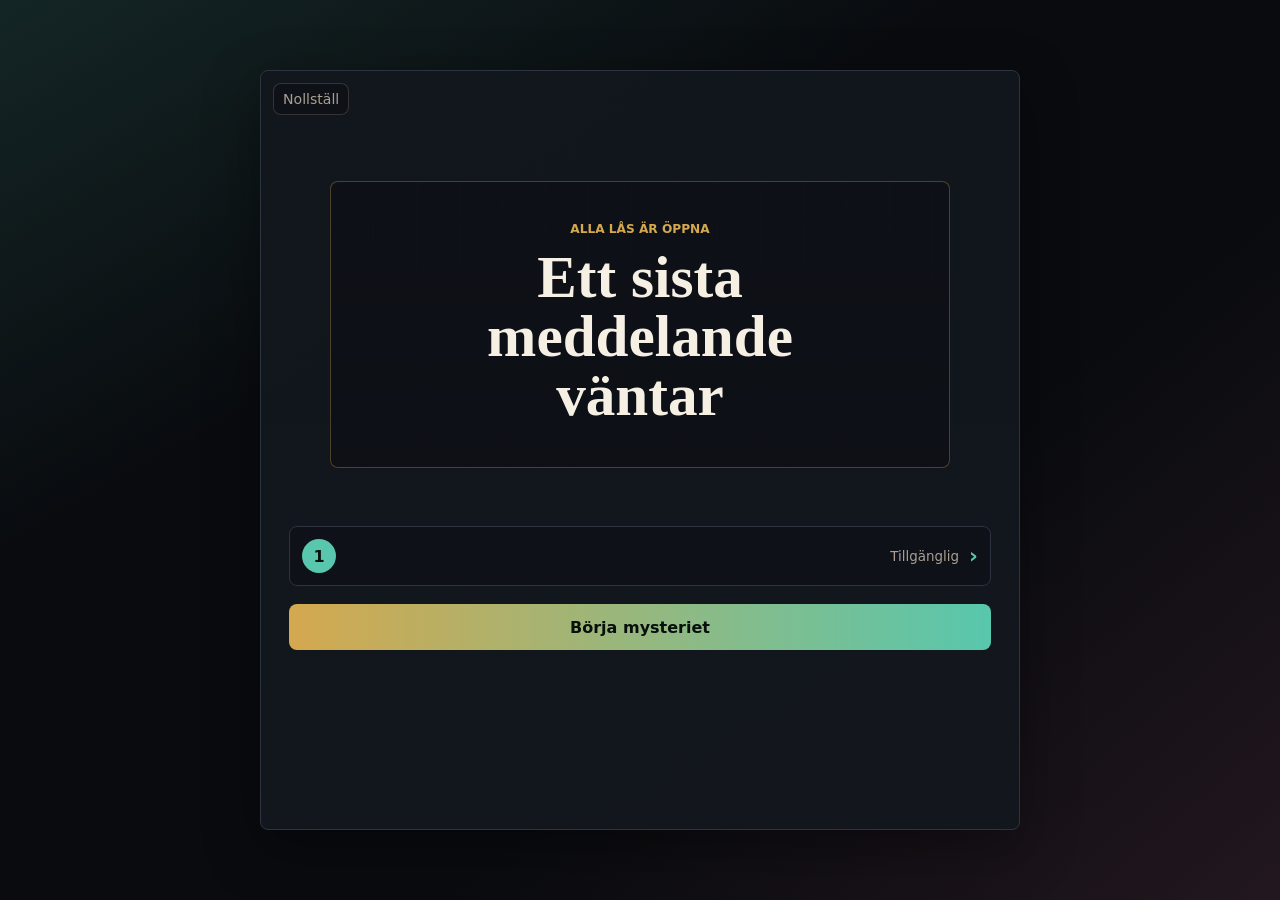
<file: index.html>
<!doctype html>
<html lang="sv">
  <head>
    <meta charset="UTF-8" />
    <meta name="viewport" content="width=device-width, initial-scale=1" />
    <meta http-equiv="Content-Security-Policy" content="media-src 'none'" />
    <title>Bröllopsmysteriet</title>
    <link rel="stylesheet" href="styles.css?v=20260729-7" />
    <script src="mystery-config.js?v=20260729-7" defer></script>
    <script src="shared.js?v=20260729-7" defer></script>
    <script src="index.js?v=20260729-7" defer></script>
  </head>
  <body>
    <main class="app-shell">
      <section class="mystery-board intro-board" aria-label="Bröllopsmysteriet">
        <div class="start-countdown" aria-label="Tid till nästa ledtråd">
          <span class="start-countdown-label" data-home-countdown-label>Nästa ledtråd om</span>
          <div class="start-countdown-grid" data-home-countdown></div>
        </div>

        <ol class="chapter-list" data-chapter-list></ol>

        <a class="primary-action" data-primary-action href="uppdrag-1.html">
          Börja mysteriet
        </a>
      </section>
    </main>
  </body>
</html>
</file>
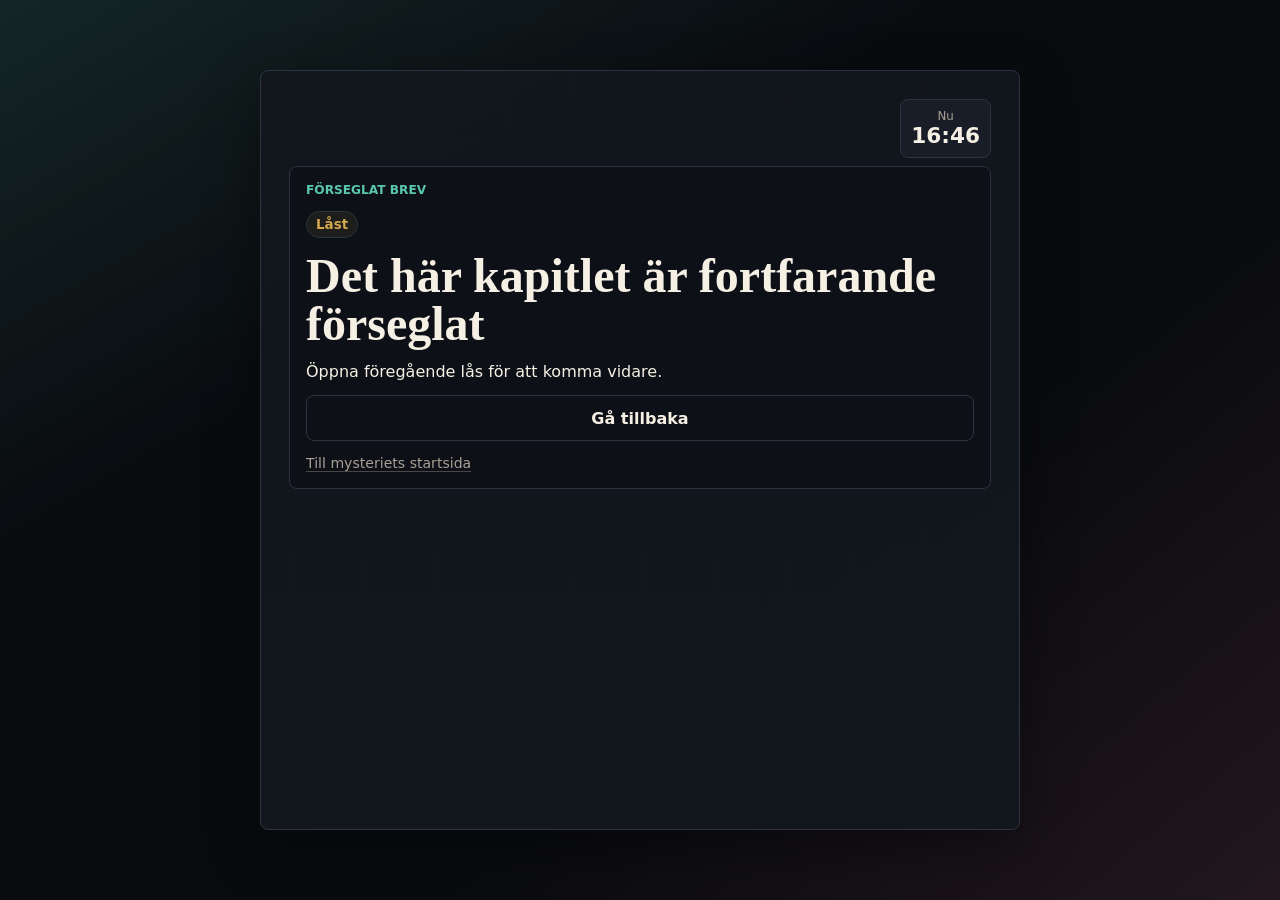
<file: avslutning.html>
<!doctype html>
<html lang="sv">
  <head>
    <meta charset="UTF-8" />
    <meta name="viewport" content="width=device-width, initial-scale=1" />
    <meta http-equiv="Content-Security-Policy" content="media-src 'none'" />
    <title>Det förseglade brevet | Bröllopsmysteriet</title>
    <link rel="stylesheet" href="styles.css?v=20260729-7" />
    <script src="mystery-config.js?v=20260729-7" defer></script>
    <script src="shared.js?v=20260729-7" defer></script>
    <script src="avslutning.js?v=20260729-7" defer></script>
  </head>
  <body data-step-id="avslutning">
    <main class="app-shell ending-shell">
      <section class="mystery-board ending-board" aria-label="Det förseglade brevet">
        <div class="board-head board-head-quiet">
          <div class="time-box">
            <span>Nu</span>
            <strong data-current-time>--:--</strong>
          </div>
        </div>

        <div data-gate></div>

        <div class="mission-content" data-mission-content hidden>
          <div data-ending-root></div>
          <a class="secondary-action home-action" href="index.html">Till mysteriets startsida</a>
        </div>
      </section>
    </main>
  </body>
</html>
</file>
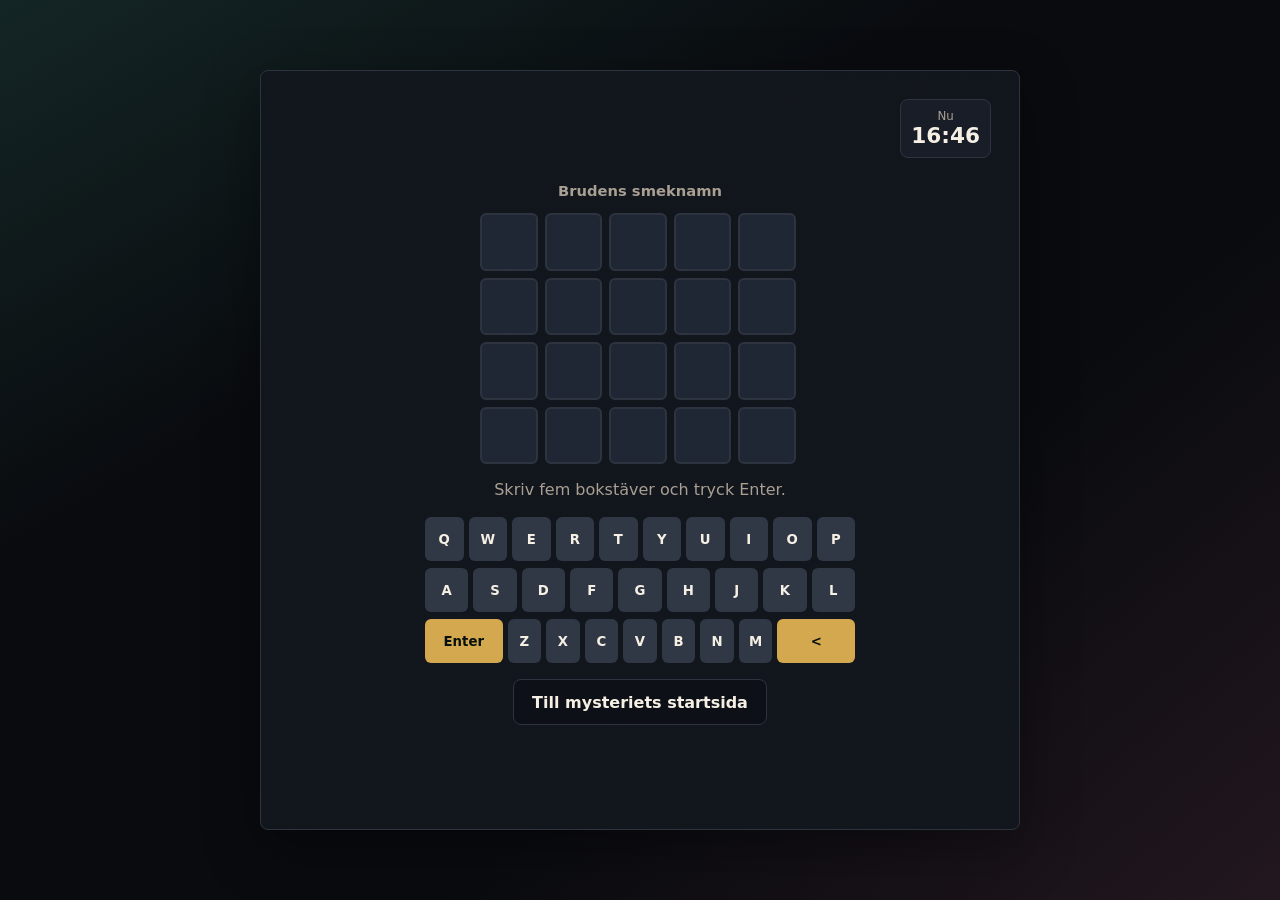
<file: uppdrag-1.html>
<!doctype html>
<html lang="sv">
  <head>
    <meta charset="UTF-8" />
    <meta name="viewport" content="width=device-width, initial-scale=1" />
    <meta http-equiv="Content-Security-Policy" content="media-src 'none'" />
    <title>Ordlåset | Bröllopsmysteriet</title>
    <link rel="stylesheet" href="styles.css?v=20260729-7" />
    <script src="mystery-config.js?v=20260729-7" defer></script>
    <script src="shared.js?v=20260729-7" defer></script>
    <script src="uppdrag-1.js?v=20260729-7" defer></script>
  </head>
  <body>
    <main class="app-shell">
      <section class="mystery-board mission-board" aria-label="Ordlåset">
        <div class="board-head board-head-quiet">
          <div class="time-box">
            <span>Nu</span>
            <strong data-current-time>--:--</strong>
          </div>
        </div>

        <div data-gate></div>

        <div class="mission-content" data-mission-content hidden>
          <div data-wordle-root></div>
          <div data-test-tools></div>
          <div data-next-action></div>
          <a class="secondary-action home-action" href="index.html">Till mysteriets startsida</a>
        </div>
      </section>
    </main>
  </body>
</html>
</file>
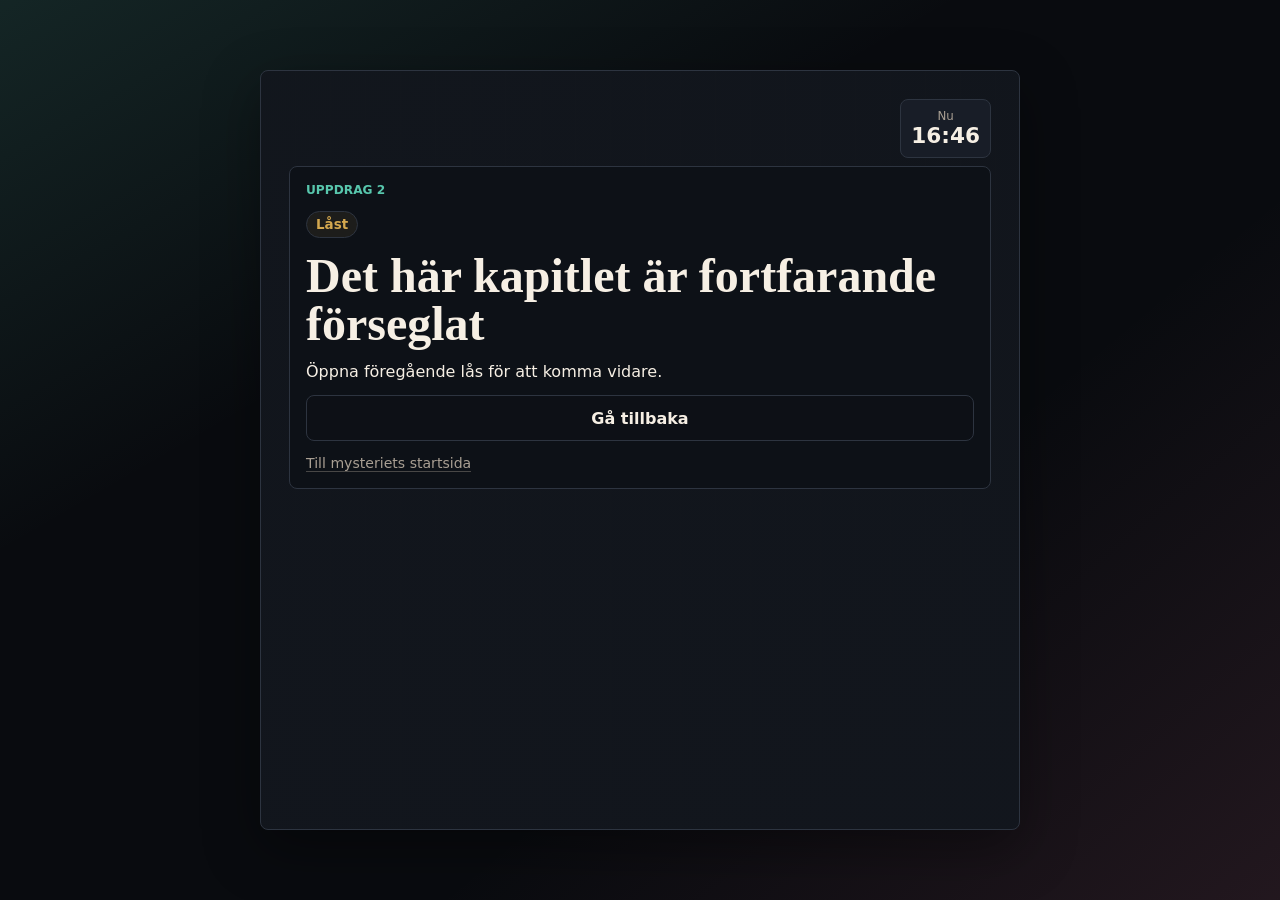
<file: uppdrag-2.html>
<!doctype html>
<html lang="sv">
  <head>
    <meta charset="UTF-8" />
    <meta name="viewport" content="width=device-width, initial-scale=1" />
    <meta http-equiv="Content-Security-Policy" content="media-src 'none'" />
    <title>Trådarna mellan oss | Bröllopsmysteriet</title>
    <link rel="stylesheet" href="styles.css?v=20260729-7" />
    <script src="mystery-config.js?v=20260729-7" defer></script>
    <script src="shared.js?v=20260729-7" defer></script>
    <script src="uppdrag-2.js?v=20260729-7" defer></script>
  </head>
  <body data-step-id="uppdrag-2">
    <main class="app-shell">
      <section class="mystery-board mission-board" aria-label="Trådarna mellan oss">
        <div class="board-head board-head-quiet">
          <div class="time-box">
            <span>Nu</span>
            <strong data-current-time>--:--</strong>
          </div>
        </div>

        <div data-gate></div>

        <div class="mission-content" data-mission-content hidden>
          <div data-connections-root></div>
          <div data-test-tools></div>

          <div data-next-action></div>
          <a class="secondary-action home-action" href="index.html">Till mysteriets startsida</a>
        </div>
      </section>
    </main>
  </body>
</html>
</file>
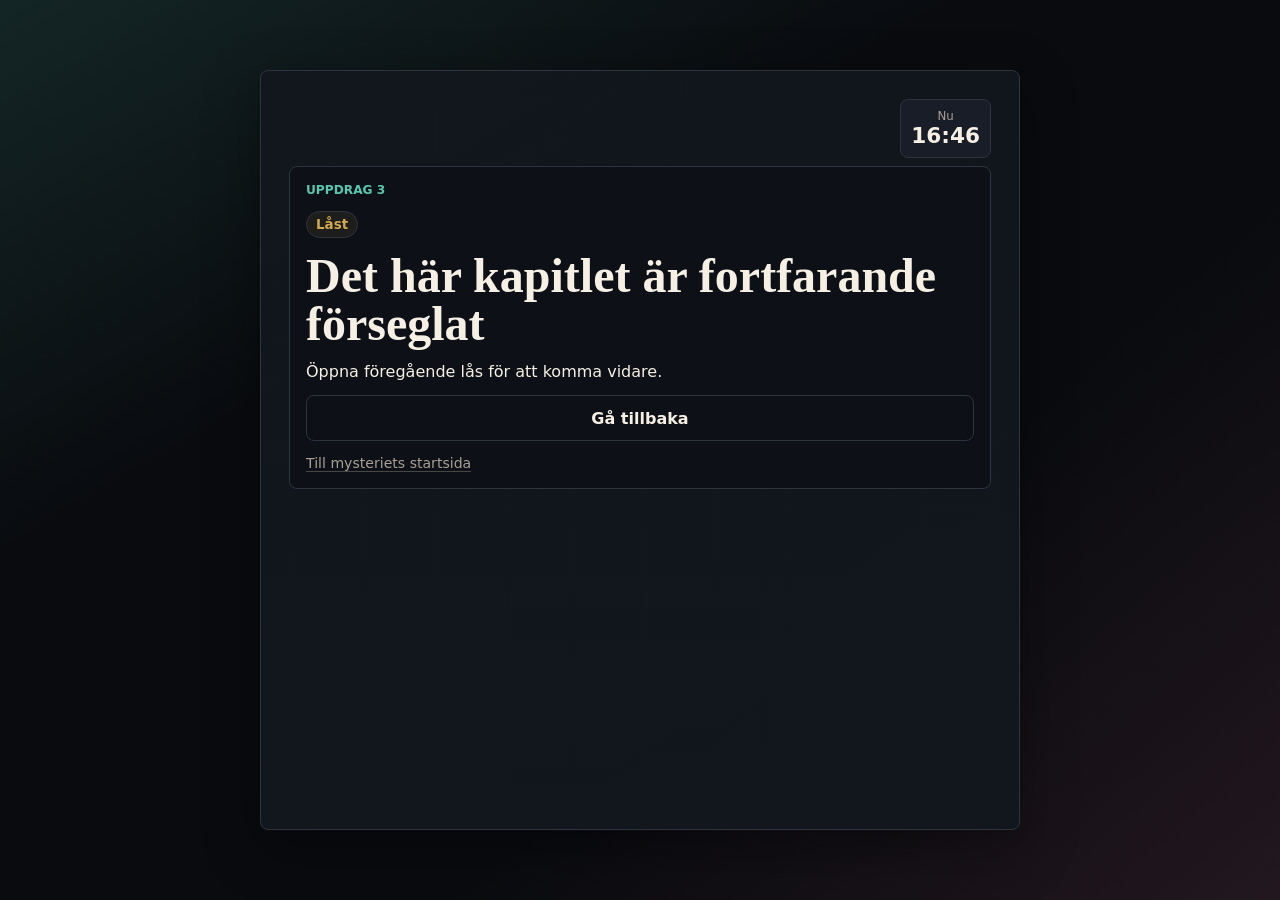
<file: uppdrag-3.html>
<!doctype html>
<html lang="sv">
  <head>
    <meta charset="UTF-8" />
    <meta name="viewport" content="width=device-width, initial-scale=1" />
    <meta name="format-detection" content="telephone=no" />
    <meta http-equiv="Content-Security-Policy" content="media-src 'none'" />
    <title>Namnen bakom mysteriet | Bröllopsmysteriet</title>
    <link rel="stylesheet" href="styles.css?v=20260729-7" />
    <script src="mystery-config.js?v=20260729-7" defer></script>
    <script src="shared.js?v=20260729-7" defer></script>
    <script src="uppdrag-3.js?v=20260729-7" defer></script>
  </head>
  <body data-step-id="uppdrag-3">
    <main class="app-shell">
      <section class="mystery-board mission-board" aria-label="Namnen bakom mysteriet">
        <div class="board-head board-head-quiet">
          <div class="time-box">
            <span>Nu</span>
            <strong data-current-time>--:--</strong>
          </div>
        </div>

        <div data-gate></div>

        <div class="mission-content" data-mission-content hidden>
          <div data-cipher-root></div>
          <div data-test-tools></div>

          <div data-next-action></div>
          <a class="secondary-action home-action" href="index.html">Till mysteriets startsida</a>
        </div>
      </section>
    </main>
  </body>
</html>
</file>
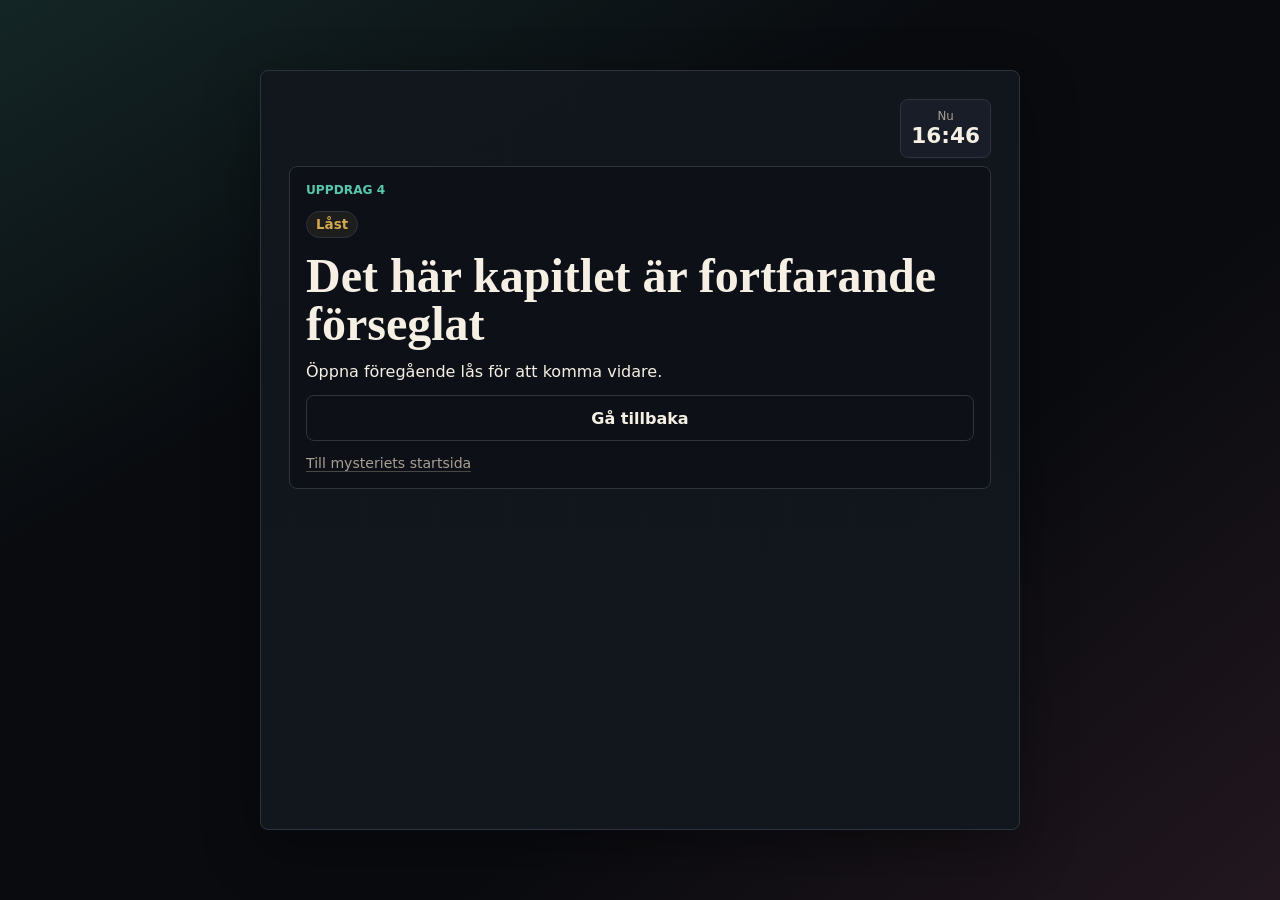
<file: uppdrag-4.html>
<!doctype html>
<html lang="sv">
  <head>
    <meta charset="UTF-8" />
    <meta name="viewport" content="width=device-width, initial-scale=1" />
    <meta http-equiv="Content-Security-Policy" content="media-src 'none'" />
    <title>Siffrorna mellan oss | Bröllopsmysteriet</title>
    <link rel="stylesheet" href="styles.css?v=20260729-7" />
    <script src="mystery-config.js?v=20260729-7" defer></script>
    <script src="shared.js?v=20260729-7" defer></script>
    <script src="uppdrag-4.js?v=20260729-7" defer></script>
  </head>
  <body data-step-id="uppdrag-4">
    <main class="app-shell">
      <section class="mystery-board mission-board" aria-label="Siffrorna mellan oss">
        <div class="board-head board-head-quiet">
          <div class="time-box">
            <span>Nu</span>
            <strong data-current-time>--:--</strong>
          </div>
        </div>

        <div data-gate></div>

        <div class="mission-content" data-mission-content hidden>
          <div data-sudoku-root></div>
          <div data-test-tools></div>

          <div data-next-action></div>
          <a class="secondary-action home-action" href="index.html">Till mysteriets startsida</a>
        </div>
      </section>
    </main>
  </body>
</html>
</file>
<file: styles.css>
:root {
  color-scheme: dark;
  --ink: #f6efe4;
  --muted: #a99f93;
  --paper: #090b0f;
  --panel: #12161d;
  --panel-strong: #191f29;
  --line: #2d3440;
  --gold: #d4a84f;
  --rose: #d86f8d;
  --pine: #58c7ad;
  --blue: #6f9df7;
  --green: #4f9f67;
  --yellow: #c49a3c;
  --tile: #202734;
  --shadow: 0 18px 55px rgba(0, 0, 0, 0.38);
}

* {
  box-sizing: border-box;
}

[hidden] {
  display: none !important;
}

body {
  margin: 0;
  min-height: 100vh;
  font-family:
    Inter, ui-sans-serif, system-ui, -apple-system, BlinkMacSystemFont, "Segoe UI",
    sans-serif;
  color: var(--ink);
  background:
    linear-gradient(150deg, rgba(88, 199, 173, 0.14), transparent 34%),
    linear-gradient(320deg, rgba(216, 111, 141, 0.12), transparent 36%),
    var(--paper);
}

button {
  font: inherit;
}

.app-shell {
  width: 100%;
  min-width: 0;
  min-height: 100vh;
  padding: clamp(10px, 3vw, 32px);
  display: grid;
  place-items: center;
}

.mystery-board {
  position: relative;
  width: 100%;
  min-width: 0;
  max-width: 760px;
  min-height: min(760px, calc(100vh - 20px));
  padding: clamp(16px, 4vw, 28px);
  border: 1px solid var(--line);
  border-radius: 8px;
  background:
    linear-gradient(rgba(18, 22, 29, 0.94), rgba(18, 22, 29, 0.98)),
    repeating-linear-gradient(
      90deg,
      transparent 0 34px,
      rgba(212, 168, 79, 0.05) 34px 35px
    );
  box-shadow: var(--shadow);
}

.board-head {
  display: flex;
  align-items: start;
  justify-content: space-between;
  gap: 14px;
  margin-bottom: 20px;
}

.board-head-quiet {
  justify-content: flex-end;
  margin-bottom: 8px;
}

.eyebrow {
  margin: 0 0 7px;
  color: var(--pine);
  font-size: 0.76rem;
  font-weight: 800;
  letter-spacing: 0;
  text-transform: uppercase;
}

h1 {
  margin: 0;
  font-family: Georgia, "Times New Roman", serif;
  font-size: clamp(2rem, 10vw, 4.2rem);
  line-height: 0.95;
}

.time-box {
  min-width: 86px;
  padding: 9px 10px;
  border: 1px solid var(--line);
  border-radius: 8px;
  text-align: center;
  background: rgba(25, 31, 41, 0.9);
}

.time-box span {
  display: block;
  color: var(--muted);
  font-size: 0.74rem;
}

.time-box strong {
  display: block;
  font-size: 1.35rem;
}

.start-countdown {
  width: 100%;
  min-width: 0;
  display: grid;
  justify-items: center;
  gap: clamp(14px, 4vw, 24px);
  margin: clamp(52px, 10vw, 82px) auto clamp(28px, 7vw, 58px);
  text-align: center;
}

.start-countdown-label {
  position: relative;
  color: var(--muted);
  font-size: clamp(0.86rem, 2.8vw, 1.05rem);
  font-weight: 850;
  text-transform: uppercase;
}

.start-countdown-label::before,
.start-countdown-label::after {
  content: "";
  width: clamp(28px, 10vw, 72px);
  height: 1px;
  position: absolute;
  top: 50%;
  background: linear-gradient(90deg, transparent, rgba(212, 168, 79, 0.7));
}

.start-countdown-label::before {
  right: calc(100% + 14px);
}

.start-countdown-label::after {
  left: calc(100% + 14px);
  transform: rotate(180deg);
}

.start-countdown-grid {
  width: 100%;
  min-width: 0;
  max-width: 620px;
  display: grid;
  grid-template-columns: repeat(4, minmax(0, 1fr));
  gap: clamp(8px, 2vw, 14px);
}

.start-countdown-grid.is-ready {
  display: block;
}

.start-countdown-grid.is-ready .countdown-ready {
  margin-inline: auto;
}

.countdown-unit {
  min-height: clamp(92px, 20vw, 142px);
  display: grid;
  place-items: center;
  gap: 4px;
  padding: clamp(10px, 2.8vw, 18px) 6px;
  border: 1px solid rgba(212, 168, 79, 0.22);
  border-radius: 8px;
  background:
    radial-gradient(circle at 50% 0%, rgba(212, 168, 79, 0.16), transparent 58%),
    rgba(13, 16, 22, 0.72);
}

.countdown-unit strong,
.countdown-ready {
  color: var(--ink);
  font-family: Georgia, "Times New Roman", serif;
  font-size: clamp(2.1rem, 9vw, 4.9rem);
  line-height: 0.95;
}

.countdown-unit em {
  color: var(--muted);
  font-size: clamp(0.7rem, 2.5vw, 0.86rem);
  font-style: normal;
  font-weight: 850;
}

.countdown-ready {
  width: 100%;
  max-width: 620px;
  min-height: clamp(130px, 24vw, 176px);
  display: grid;
  place-items: center;
  gap: 12px;
  padding: clamp(26px, 6vw, 42px);
  border: 1px solid rgba(212, 168, 79, 0.32);
  border-radius: 8px;
  background:
    linear-gradient(rgba(13, 16, 22, 0.82), rgba(13, 16, 22, 0.94)),
    repeating-linear-gradient(
      90deg,
      transparent 0 42px,
      rgba(212, 168, 79, 0.05) 42px 43px
    );
  text-align: center;
}

.countdown-ready small {
  position: relative;
  color: var(--gold);
  font-family: Inter, ui-sans-serif, system-ui, sans-serif;
  font-size: 0.76rem;
  font-weight: 900;
  text-transform: uppercase;
}

.countdown-ready strong {
  max-width: 12ch;
  color: var(--ink);
  font-family: Georgia, "Times New Roman", serif;
  font-size: clamp(2rem, 8vw, 3.7rem);
  font-weight: 700;
  line-height: 1;
  text-wrap: balance;
}

.locked-panel p {
  margin: 0;
}

.chapter-list {
  display: grid;
  gap: 10px;
  margin: 0 0 18px;
  padding: 0;
  list-style: none;
}

.chapter-item {
  min-height: 58px;
  border: 1px solid var(--line);
  border-radius: 8px;
  background: rgba(13, 16, 22, 0.72);
  overflow: hidden;
}

.chapter-link,
.chapter-item.is-static {
  min-height: 58px;
  display: grid;
  grid-template-columns: 34px minmax(0, 1fr) auto;
  gap: 10px;
  align-items: center;
  padding: 10px 12px;
}

.chapter-link {
  color: inherit;
  text-decoration: none;
}

.chapter-link:hover {
  background: rgba(88, 199, 173, 0.08);
}

.chapter-link:focus-visible {
  outline: 3px solid rgba(111, 157, 247, 0.48);
  outline-offset: -3px;
}

.chapter-item span,
.chapter-link span {
  width: 34px;
  height: 34px;
  display: grid;
  place-items: center;
  border-radius: 50%;
  color: #08100d;
  font-weight: 900;
  background: var(--pine);
}

.chapter-item em {
  justify-self: end;
  color: var(--muted);
  font-size: 0.84rem;
  font-style: normal;
}

.chapter-item strong {
  color: var(--pine);
  font-size: 1.35rem;
  line-height: 1;
}

.primary-action,
.secondary-action {
  min-height: 46px;
  display: inline-flex;
  align-items: center;
  justify-content: center;
  padding: 0 18px;
  border-radius: 8px;
  font-weight: 900;
  text-decoration: none;
}

.primary-action {
  width: 100%;
  border: 0;
  color: #08100d;
  background: linear-gradient(90deg, var(--gold), var(--pine));
  box-shadow: 0 0 0 rgba(212, 168, 79, 0);
}

.secondary-action {
  border: 1px solid var(--line);
  color: var(--ink);
  background: #0d1016;
}

.text-link,
.reset-action {
  color: var(--muted);
  font-size: 0.88rem;
  text-decoration: none;
}

.text-link {
  width: fit-content;
  border-bottom: 1px solid rgba(169, 159, 147, 0.38);
}

.home-action {
  justify-self: center;
}

.ending-shell {
  min-height: 100svh;
  align-items: center;
}

.ending-board {
  overflow: hidden;
}

.ending-experience {
  min-height: clamp(430px, 68svh, 620px);
  display: grid;
  place-items: center;
  padding: clamp(28px, 7vw, 62px) 0 18px;
}

.sealed-envelope {
  position: relative;
  width: min(100%, 390px);
  aspect-ratio: 1.55;
  display: grid;
  place-items: center;
  padding: 36px 24px 20px;
  overflow: hidden;
  border: 1px solid rgba(212, 168, 79, 0.48);
  border-radius: 6px;
  color: #efe5d7;
  background:
    linear-gradient(32deg, transparent 49.5%, rgba(212, 168, 79, 0.2) 50%, transparent 50.5%),
    linear-gradient(-32deg, transparent 49.5%, rgba(212, 168, 79, 0.2) 50%, transparent 50.5%),
    #171a20;
  box-shadow: 0 22px 55px rgba(0, 0, 0, 0.42);
  font: inherit;
  cursor: pointer;
  isolation: isolate;
}

.sealed-envelope::before {
  position: absolute;
  inset: 0;
  z-index: -1;
  content: "";
  background: radial-gradient(circle at 50% 48%, rgba(212, 168, 79, 0.09), transparent 38%);
}

.sealed-envelope:hover {
  border-color: rgba(212, 168, 79, 0.78);
  transform: translateY(-2px);
}

.sealed-envelope:focus-visible {
  outline: 3px solid rgba(212, 168, 79, 0.58);
  outline-offset: 5px;
}

.sealed-envelope strong {
  align-self: end;
  color: var(--muted);
  font-size: 0.88rem;
}

.envelope-flap {
  position: absolute;
  top: -1px;
  left: 0;
  width: 100%;
  height: 64%;
  border-bottom: 1px solid rgba(212, 168, 79, 0.34);
  background: linear-gradient(160deg, #1d2128, #12151a);
  clip-path: polygon(0 0, 100% 0, 50% 100%);
  transform-origin: top;
}

.wax-seal {
  position: relative;
  z-index: 1;
  width: 76px;
  height: 76px;
  display: grid;
  place-items: center;
  border: 1px solid #c6887e;
  border-radius: 50%;
  color: #f2d7d0;
  background: #7d3f3c;
  box-shadow:
    0 0 0 5px rgba(125, 63, 60, 0.35),
    0 8px 20px rgba(0, 0, 0, 0.35);
  font-family: Georgia, "Times New Roman", serif;
  font-size: 1rem;
  font-weight: 800;
}

.sealed-envelope.is-opening .envelope-flap {
  animation: open-envelope-flap 620ms ease-in forwards;
}

.sealed-envelope.is-opening .wax-seal {
  animation: break-seal 420ms ease-in forwards;
}

.ending-letter {
  width: min(100%, 560px);
  padding: clamp(28px, 7vw, 54px) clamp(22px, 6vw, 48px);
  border: 1px solid rgba(212, 168, 79, 0.38);
  border-radius: 4px;
  color: #e8dfd3;
  background:
    linear-gradient(rgba(18, 20, 25, 0.96), rgba(18, 20, 25, 0.96)),
    repeating-linear-gradient(0deg, transparent 0 27px, rgba(212, 168, 79, 0.08) 28px);
  box-shadow: 0 24px 64px rgba(0, 0, 0, 0.42);
  animation: reveal-letter 520ms ease-out both;
}

.ending-letter p {
  margin: 0;
  font-size: clamp(1rem, 3.8vw, 1.12rem);
  line-height: 1.65;
}

.ending-letter p + p {
  margin-top: 18px;
}

.letter-kicker {
  color: var(--gold);
  font-size: 0.82rem !important;
  font-weight: 900;
  text-align: center;
  text-transform: uppercase;
}

.chess-piece-row {
  display: grid;
  grid-template-columns: repeat(6, 1fr);
  gap: 5px;
  margin: 24px 0 30px;
  color: #e2bd68;
  font-size: clamp(1.65rem, 8vw, 2.45rem);
  line-height: 1;
  text-align: center;
}

.letter-reward {
  padding-top: 18px;
  border-top: 1px solid rgba(212, 168, 79, 0.28);
  color: #f0cf82;
  font-weight: 850;
  text-align: center;
}

@keyframes open-envelope-flap {
  to {
    opacity: 0;
    transform: rotateX(120deg);
  }
}

@keyframes break-seal {
  to {
    opacity: 0;
    transform: scale(1.25) rotate(8deg);
  }
}

@keyframes reveal-letter {
  from {
    opacity: 0;
    transform: translateY(22px) scale(0.98);
  }
}

.reset-action {
  position: absolute;
  top: 12px;
  left: 12px;
  padding: 7px 9px;
  border: 1px solid rgba(169, 159, 147, 0.25);
  border-radius: 8px;
  background: rgba(13, 16, 22, 0.72);
}

.reset-action:focus-visible,
.text-link:focus-visible {
  outline: 3px solid rgba(111, 157, 247, 0.48);
  outline-offset: 2px;
}

.button-action {
  cursor: pointer;
}

.button-action:disabled {
  opacity: 0.7;
  cursor: not-allowed;
}

.next-action {
  margin-top: 18px;
  animation: action-rise 520ms ease both, action-pulse 1800ms ease-in-out 520ms infinite;
}

.mission-content {
  display: grid;
  gap: 16px;
}

[data-next-action]:empty {
  display: none;
}

.locked-panel {
  display: grid;
  gap: 14px;
  padding: 16px;
  border: 1px solid var(--line);
  border-radius: 8px;
  background: rgba(13, 16, 22, 0.82);
}

.test-tools {
  display: grid;
  gap: 10px;
  padding: 12px;
  border: 1px dashed rgba(212, 168, 79, 0.5);
  border-radius: 8px;
  background: rgba(212, 168, 79, 0.08);
}

.test-tools p {
  margin: 0;
  color: var(--gold);
  font-size: 0.86rem;
  font-weight: 850;
}

.locked-panel h2 {
  margin: 0;
  font-family: Georgia, "Times New Roman", serif;
  font-size: clamp(1.7rem, 8vw, 3rem);
  line-height: 1;
}

.lock-status {
  width: fit-content;
  padding: 5px 9px;
  border: 1px solid var(--line);
  border-radius: 999px;
  color: var(--gold);
  background: rgba(212, 168, 79, 0.08);
  font-size: 0.84rem;
  font-weight: 850;
}

.countdown {
  width: fit-content;
  padding: 8px 10px;
  border-radius: 8px;
  color: #08100d;
  background: var(--gold);
  font-size: 1.1rem;
}

.key:focus-visible {
  outline: 3px solid rgba(111, 157, 247, 0.48);
  outline-offset: 2px;
}
.wordle-message {
  margin: 0;
  line-height: 1.55;
}

.wordle {
  display: grid;
  gap: 14px;
  justify-items: center;
  margin-top: 16px;
}

.wordle-prompt {
  margin: 0;
  color: var(--muted);
  font-size: 0.92rem;
  font-weight: 850;
  text-align: center;
}

.timed-hint {
  width: fit-content;
  justify-self: center;
  margin: 0;
  padding: 8px 12px;
  border: 1px solid rgba(212, 168, 79, 0.35);
  border-radius: 8px;
  color: var(--gold);
  background: rgba(212, 168, 79, 0.08);
  font-size: 0.92rem;
  font-weight: 850;
  text-align: center;
}

.wordle-board {
  width: min(100%, 320px);
  max-height: 395px;
  overflow-y: auto;
  overscroll-behavior: contain;
  padding-right: 4px;
  display: grid;
  gap: 7px;
  scrollbar-color: #4a5361 transparent;
  scrollbar-width: thin;
}

.wordle-row {
  display: grid;
  grid-template-columns: repeat(5, 1fr);
  gap: 7px;
}

.wordle-row.shake {
  animation: shake-row 180ms linear 0s 2;
}

.wordle-row.solved-flip .wordle-tile {
  animation: flip-tile 520ms ease both;
  animation-delay: calc(var(--tile-index) * 90ms);
}

.wordle-tile {
  aspect-ratio: 1;
  display: grid;
  place-items: center;
  border: 2px solid var(--line);
  border-radius: 6px;
  color: var(--ink);
  background: var(--tile);
  font-size: clamp(1.35rem, 8vw, 2rem);
  font-weight: 900;
  text-transform: uppercase;
}

.wordle-tile[data-result="correct"] {
  border-color: var(--green);
  background: var(--green);
}

.wordle-tile[data-result="present"] {
  border-color: var(--yellow);
  background: var(--yellow);
}

.wordle-tile[data-result="absent"] {
  border-color: #3b424e;
  background: #3b424e;
}

.wordle-message {
  min-height: 25px;
  color: var(--muted);
  text-align: center;
}

.solved-message {
  display: grid;
  gap: 5px;
}

.solved-message strong {
  color: var(--ink);
}

.solved-message span {
  font-style: italic;
}


.connections {
  display: grid;
  gap: 14px;
}

.connections-hint-panel {
  display: grid;
  gap: 9px;
  padding: 12px;
  border: 1px solid rgba(212, 168, 79, 0.32);
  border-radius: 8px;
  background: rgba(13, 16, 22, 0.82);
  text-align: center;
}

.connections-hint-panel[hidden] {
  display: none;
}

.connections-hint-panel > strong {
  color: var(--gold);
  font-size: 0.92rem;
}

.connections-hint-list {
  display: grid;
  grid-template-columns: repeat(2, minmax(0, 1fr));
  gap: 7px;
}

.connections-spoiler {
  min-height: 42px;
  padding: 8px 10px;
  border: 1px solid #343b47;
  border-radius: 6px;
  color: transparent;
  background: #2b3039;
  font: inherit;
  font-weight: 850;
  cursor: pointer;
  user-select: none;
}

.connections-spoiler::after {
  content: "Tryck för att visa";
  color: #9ca3af;
  font-size: 0.78rem;
}

.connections-spoiler:hover,
.connections-spoiler:focus-visible {
  border-color: rgba(212, 168, 79, 0.62);
  background: #343a45;
}

.connections-spoiler:focus-visible {
  outline: 2px solid #daaf37;
  outline-offset: 2px;
}

.connections-spoiler.is-revealed {
  color: var(--ink);
  border-color: rgba(212, 168, 79, 0.38);
  background: rgba(212, 168, 79, 0.12);
  cursor: default;
}

.connections-spoiler.is-revealed::after {
  content: none;
}

.connections-solved {
  display: grid;
  gap: 8px;
}

.connections-group {
  display: grid;
  gap: 5px;
  padding: 12px;
  border: 1px solid rgba(212, 168, 79, 0.35);
  border-radius: 8px;
  background:
    linear-gradient(135deg, rgba(212, 168, 79, 0.2), rgba(88, 199, 173, 0.12)),
    #141923;
}

.connections-group[data-group-index="1"] {
  border-color: rgba(111, 157, 247, 0.35);
  background:
    linear-gradient(135deg, rgba(111, 157, 247, 0.18), rgba(216, 111, 141, 0.1)),
    #141923;
}

.connections-group[data-group-index="2"] {
  border-color: rgba(88, 199, 173, 0.35);
  background:
    linear-gradient(135deg, rgba(88, 199, 173, 0.18), rgba(212, 168, 79, 0.1)),
    #141923;
}

.connections-group[data-group-index="3"] {
  border-color: rgba(216, 111, 141, 0.35);
  background:
    linear-gradient(135deg, rgba(216, 111, 141, 0.18), rgba(111, 157, 247, 0.1)),
    #141923;
}

.connections-group strong {
  color: var(--ink);
}

.connections-group span {
  color: var(--muted);
  font-size: 0.9rem;
}

.connections-status,
.connections-success {
  display: grid;
  gap: 6px;
  padding: 12px;
  border: 1px solid var(--line);
  border-radius: 8px;
  background: rgba(13, 16, 22, 0.82);
}

.connections-status strong,
.connections-success strong {
  color: var(--ink);
}

.connections-status span,
.connections-success span {
  color: var(--muted);
  line-height: 1.45;
}

.connections-status[data-tone="success"] {
  border-color: rgba(88, 199, 173, 0.45);
}

.connections-status[data-tone="error"] {
  border-color: rgba(216, 111, 141, 0.5);
}

.connections-status.is-cooldown {
  border-color: rgba(212, 168, 79, 0.45);
  background: rgba(212, 168, 79, 0.08);
}

.connections-status em {
  width: fit-content;
  padding: 7px 10px;
  border-radius: 8px;
  color: #08100d;
  background: var(--gold);
  font-size: 1.2rem;
  font-style: normal;
  font-weight: 900;
}

.connections-grid {
  display: grid;
  grid-template-columns: repeat(4, minmax(0, 1fr));
  gap: 8px;
}

.connection-card {
  min-width: 0;
  min-height: 64px;
  padding: 8px 6px;
  border: 1px solid var(--line);
  border-radius: 8px;
  color: var(--ink);
  background: #202734;
  font-size: clamp(0.68rem, 2.6vw, 0.92rem);
  font-weight: 900;
  letter-spacing: 0;
  overflow-wrap: anywhere;
  text-align: center;
  cursor: pointer;
  transition:
    transform 150ms ease,
    border-color 150ms ease,
    background 150ms ease;
}

.connection-card:hover:not(:disabled),
.connection-card:focus-visible {
  border-color: rgba(111, 157, 247, 0.75);
  outline: 0;
}

.connection-card.is-selected {
  border-color: var(--gold);
  color: #08100d;
  background: var(--gold);
  transform: translateY(-2px);
}

.connection-card:disabled {
  opacity: 0.48;
  cursor: not-allowed;
}

.connections-actions {
  display: grid;
  grid-template-columns: 1fr 1fr;
  gap: 10px;
}

.connections-actions .primary-action,
.connections-actions .secondary-action {
  width: 100%;
}

.connections-success {
  border-color: rgba(88, 199, 173, 0.55);
  animation: action-rise 520ms ease both;
}

.connections-success strong {
  font-size: 1.1rem;
}

.cipher {
  display: grid;
  gap: clamp(18px, 5vw, 34px);
  justify-items: center;
  padding: clamp(14px, 5vw, 32px) 0;
}

.cipher-text {
  width: min(100%, 620px);
  display: flex;
  flex-wrap: wrap;
  align-items: center;
  justify-content: center;
  column-gap: 0.7em;
  row-gap: 0.12em;
  color: var(--ink);
  font-family: Georgia, "Times New Roman", serif;
  font-size: clamp(2.1rem, 11vw, 5.4rem);
  font-weight: 800;
  letter-spacing: 0;
  line-height: 1.1;
  overflow-wrap: anywhere;
  text-align: center;
  text-wrap: balance;
}

.cipher-word {
  display: inline-flex;
  align-items: baseline;
  justify-content: center;
  gap: 0.18em;
  white-space: nowrap;
}

.cipher-symbol {
  display: inline-block;
  color: inherit;
  text-decoration: none;
  -webkit-touch-callout: none;
}

.cipher-text a {
  color: inherit;
  text-decoration: none;
  pointer-events: none;
}

.cipher-form {
  width: min(100%, 360px);
  display: grid;
  gap: 10px;
}

.cipher-form.shake {
  animation: shake-row 180ms linear 0s 2;
}

.cipher-input {
  min-height: 50px;
  padding: 0 14px;
  border: 1px solid var(--line);
  border-radius: 8px;
  color: var(--ink);
  background: #0d1016;
  font-size: 16px;
  font-weight: 850;
  text-align: center;
}

.cipher-form.shake .cipher-input {
  border-color: rgba(216, 111, 141, 0.78);
  box-shadow: 0 0 0 3px rgba(216, 111, 141, 0.12);
}

.cipher-input:focus {
  outline: 3px solid rgba(111, 157, 247, 0.48);
  outline-offset: 2px;
}

.cipher-message {
  min-height: 24px;
  margin: 0;
  color: var(--muted);
  line-height: 1.45;
  text-align: center;
}

.cipher-message[data-tone="error"] {
  color: #f0a8b8;
}

.cipher-success {
  width: min(100%, 420px);
  display: grid;
  gap: 8px;
  justify-items: center;
  text-align: center;
  animation: action-rise 520ms ease both;
}

.cipher-success strong {
  color: var(--ink);
  font-size: 1.35rem;
}

.cipher-success span {
  color: var(--muted);
}

.sudoku {
  display: grid;
  gap: 14px;
  justify-items: center;
}

.sudoku-instruction {
  width: min(100%, 560px);
  margin: 0;
  color: var(--muted);
  text-align: center;
}

.sudoku-local-reset {
  width: min(100%, 560px);
  display: flex;
  justify-content: center;
}

.sudoku-local-reset .button-action {
  min-height: 38px;
  padding: 8px 12px;
  font-size: 0.92rem;
}

.sudoku-hint-action {
  width: min(100%, 420px);
  display: grid;
}

.sudoku-hint-action[hidden] {
  display: none;
}

.sudoku-hint-action .button-action {
  min-height: 56px;
  font-size: 1.08rem;
  animation: action-pulse 1.8s ease-in-out infinite;
}

.sudoku-board {
  width: min(100%, 560px);
  aspect-ratio: 1;
  display: grid;
  grid-template-columns: repeat(9, minmax(0, 1fr));
  border: 2px solid #3a404c;
  border-radius: 7px;
  background: #2a2f3a;
  box-shadow: 0 22px 70px rgba(0, 0, 0, 0.26);
  overflow: hidden;
}

.sudoku-cell {
  appearance: none;
  min-width: 0;
  width: 100%;
  height: 100%;
  border: 0;
  border-right: 1px solid #2a2f3a;
  border-bottom: 1px solid #2a2f3a;
  border-radius: 0;
  color: #e6e7eb;
  background: #1a1d23;
  font-size: clamp(1rem, 5vw, 2rem);
  font-weight: 900;
  text-align: center;
  cursor: pointer;
  touch-action: manipulation;
  user-select: none;
}

.sudoku-cell:disabled {
  cursor: default;
  opacity: 1;
}

.sudoku-cell.has-value {
  color: #e6e7eb;
  background: #3a404c;
}

.sudoku-cell:not(:disabled):hover {
  background: #232833;
}

.sudoku-cell:nth-child(3n) {
  border-right-width: 2px;
  border-right-color: #3a404c;
}

.sudoku-cell:nth-child(n + 19):nth-child(-n + 27),
.sudoku-cell:nth-child(n + 46):nth-child(-n + 54) {
  border-bottom-width: 2px;
  border-bottom-color: #3a404c;
}

.sudoku-cell:nth-child(9n) {
  border-right: 0;
}

.sudoku-cell:nth-child(n + 73) {
  border-bottom: 0;
}

.sudoku-cell.is-given {
  color: #e6e7eb;
  background: #1a1d23;
  opacity: 1;
}

.sudoku-cell.is-clue {
  cursor: pointer;
  font-size: clamp(1.15rem, 5.4vw, 2.15rem);
}

.sudoku-cell.is-clue[aria-expanded="true"] {
  color: #e6e7eb;
  background: #3a404c;
  outline: 2px solid #daaf37;
  outline-offset: -2px;
}

.sudoku-cell.is-clue.has-value {
  color: #e6e7eb;
  background: #3a404c;
}

.sudoku-cell.is-revealed-given {
  color: #e6e7eb;
  background: #3a404c;
}

.sudoku-cell.is-same-number {
  color: #f4d77d;
  background: rgba(45, 36, 17, 0.72);
}

.sudoku-cell:focus {
  position: relative;
  z-index: 1;
  outline: 2px solid #daaf37;
  outline-offset: -2px;
}

.sudoku-number-bank {
  width: min(100%, 560px);
  display: grid;
  grid-template-columns: repeat(9, minmax(0, 1fr));
  gap: 7px;
  touch-action: manipulation;
}

.sudoku-number {
  min-width: 0;
  min-height: 44px;
  border: 1px solid #3a404c;
  border-radius: 8px;
  color: #e6e7eb;
  background: #1a1d23;
  font: inherit;
  font-size: 1.05rem;
  font-weight: 900;
  cursor: grab;
  touch-action: none;
  user-select: none;
}

.sudoku-number:active {
  cursor: grabbing;
}

.sudoku-number.is-selected {
  color: #0f1115;
  border-color: #daaf37;
  background: #daaf37;
}

.sudoku-number:disabled {
  cursor: default;
  opacity: 0.45;
}

.sudoku-erase {
  grid-column: 1 / -1;
  min-height: 38px;
  color: var(--muted);
  font-size: 0.9rem;
  cursor: pointer;
  touch-action: manipulation;
}

.sudoku-drag-ghost {
  position: fixed;
  top: -24px;
  left: -24px;
  z-index: 50;
  width: 48px;
  height: 48px;
  display: grid;
  place-items: center;
  border: 1px solid #daaf37;
  border-radius: 999px;
  color: #0f1115;
  background: #daaf37;
  font-weight: 900;
  pointer-events: none;
  box-shadow: 0 16px 40px rgba(0, 0, 0, 0.34);
}

.sudoku-clue-panel {
  width: min(100%, 560px);
  min-height: 52px;
  display: grid;
  place-items: center;
  padding: 12px 14px;
  border: 1px solid rgba(212, 168, 79, 0.38);
  border-radius: 8px;
  color: var(--ink);
  background: rgba(13, 16, 22, 0.86);
  text-align: center;
  box-shadow: 0 16px 48px rgba(0, 0, 0, 0.22);
}

.sudoku-clue-panel[hidden] {
  display: none;
}

.sudoku-drag-help {
  margin-top: -4px;
}


.sudoku-message {
  min-height: 24px;
  margin: 0;
  color: var(--muted);
  text-align: center;
}

.sudoku-message[data-tone="error"] {
  color: #f0a8b8;
}

.sudoku-message[data-tone="success"] {
  color: var(--pine);
}

.sudoku-actions {
  width: min(100%, 220px);
  display: grid;
  gap: 10px;
}

.sudoku-success {
  width: min(100%, 420px);
  display: grid;
  gap: 8px;
  justify-items: center;
  padding: 12px;
  border: 1px solid rgba(88, 199, 173, 0.45);
  border-radius: 8px;
  background: rgba(13, 16, 22, 0.82);
  text-align: center;
  animation: action-rise 520ms ease both;
}

.sudoku-success strong {
  color: var(--ink);
  font-size: 1.2rem;
}

.sudoku-success span {
  color: var(--muted);
}

.keyboard {
  width: min(100%, 430px);
  display: grid;
  gap: 7px;
  touch-action: manipulation;
}

.keyboard-row {
  display: flex;
  justify-content: center;
  gap: 5px;
}

.key {
  min-width: 0;
  height: 44px;
  flex: 1 1 0;
  border: 0;
  border-radius: 6px;
  color: var(--ink);
  font-size: 0.83rem;
  font-weight: 900;
  background: #303846;
  cursor: pointer;
}

.key:disabled {
  opacity: 0.5;
  cursor: not-allowed;
}

.key[data-result="correct"] {
  color: #fff;
  background: var(--green);
}

.key[data-result="present"] {
  color: #111;
  background: var(--yellow);
}

.key[data-result="absent"] {
  color: var(--ink);
  background: #3b424e;
}

.key[data-key="ENTER"],
.key[data-key="BACK"] {
  flex-basis: 56px;
  color: #08100d;
  background: var(--gold);
}

@keyframes action-rise {
  from {
    opacity: 0;
    transform: translateY(8px);
  }

  to {
    opacity: 1;
    transform: translateY(0);
  }
}

@keyframes action-pulse {
  0%,
  100% {
    box-shadow: 0 0 0 rgba(212, 168, 79, 0);
  }

  50% {
    box-shadow: 0 0 22px rgba(212, 168, 79, 0.22);
  }
}

@keyframes shake-row {
  0%,
  100% {
    transform: translateX(0);
  }

  25% {
    transform: translateX(-7px);
  }

  75% {
    transform: translateX(7px);
  }
}

@keyframes flip-tile {
  0% {
    transform: rotateX(0);
  }

  45% {
    transform: rotateX(90deg);
  }

  100% {
    transform: rotateX(0);
  }
}

@media (max-width: 640px) {
  .app-shell {
    min-height: 100dvh;
    align-items: stretch;
    padding: 8px;
  }

  .mystery-board {
    min-height: calc(100dvh - 16px);
  }

  .mission-board {
    padding: 12px;
  }

  .board-head {
    display: grid;
  }

  .board-head-quiet {
    margin-bottom: 0;
  }

  .time-box {
    justify-self: end;
  }

  .start-countdown-grid {
    grid-template-columns: repeat(2, minmax(0, 1fr));
  }

  .wordle-board {
    width: min(100%, 300px);
    max-height: min(50dvh, 374px);
    gap: 5px;
  }

  .wordle-row {
    gap: 5px;
  }

  .wordle {
    gap: 10px;
    margin-top: 0;
  }

  .keyboard {
    gap: 5px;
  }

  .key {
    height: 40px;
  }

  .sudoku-number-bank {
    grid-template-columns: repeat(5, minmax(0, 1fr));
  }
}

@media (max-width: 380px) {
  .connections-grid {
    gap: 6px;
  }

  .connection-card {
    min-height: 58px;
    padding: 6px 4px;
  }

  .connections-actions {
    grid-template-columns: 1fr;
  }

  .cipher-text {
    font-size: clamp(1.85rem, 12vw, 3rem);
  }

  .sudoku-actions {
    grid-template-columns: 1fr;
  }

  .wordle-board {
    max-height: min(48dvh, 342px);
  }

  .keyboard-row {
    gap: 4px;
  }

  .key {
    height: 42px;
    font-size: 0.76rem;
  }
}

@media (prefers-reduced-motion: reduce) {
  .connection-card,
  .connections-success,
  .cipher-success,
  .sudoku-success,
  .sealed-envelope,
  .sealed-envelope.is-opening .envelope-flap,
  .sealed-envelope.is-opening .wax-seal,
  .ending-letter,
  .next-action,
  .cipher-form.shake,
  .wordle-row.shake,
  .wordle-row.solved-flip .wordle-tile {
    animation: none;
    transition: none;
  }
}
</file>
